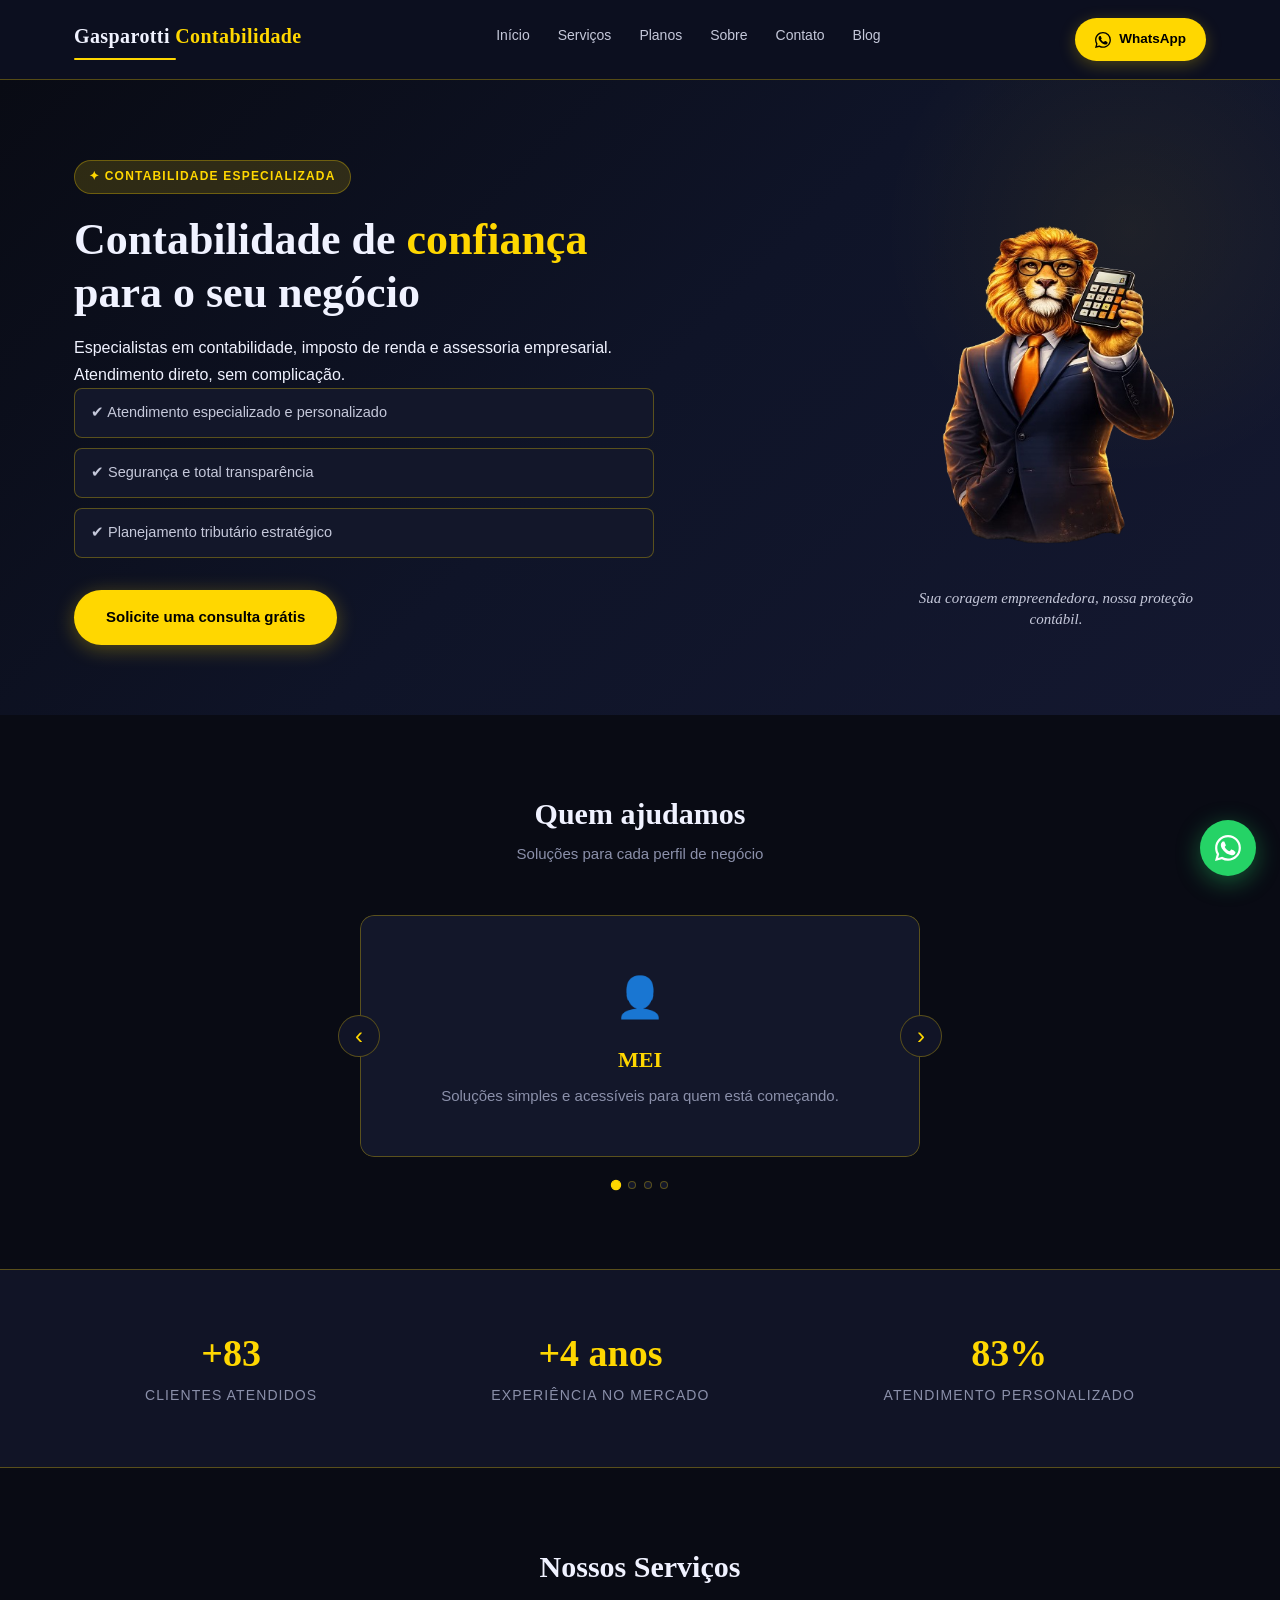
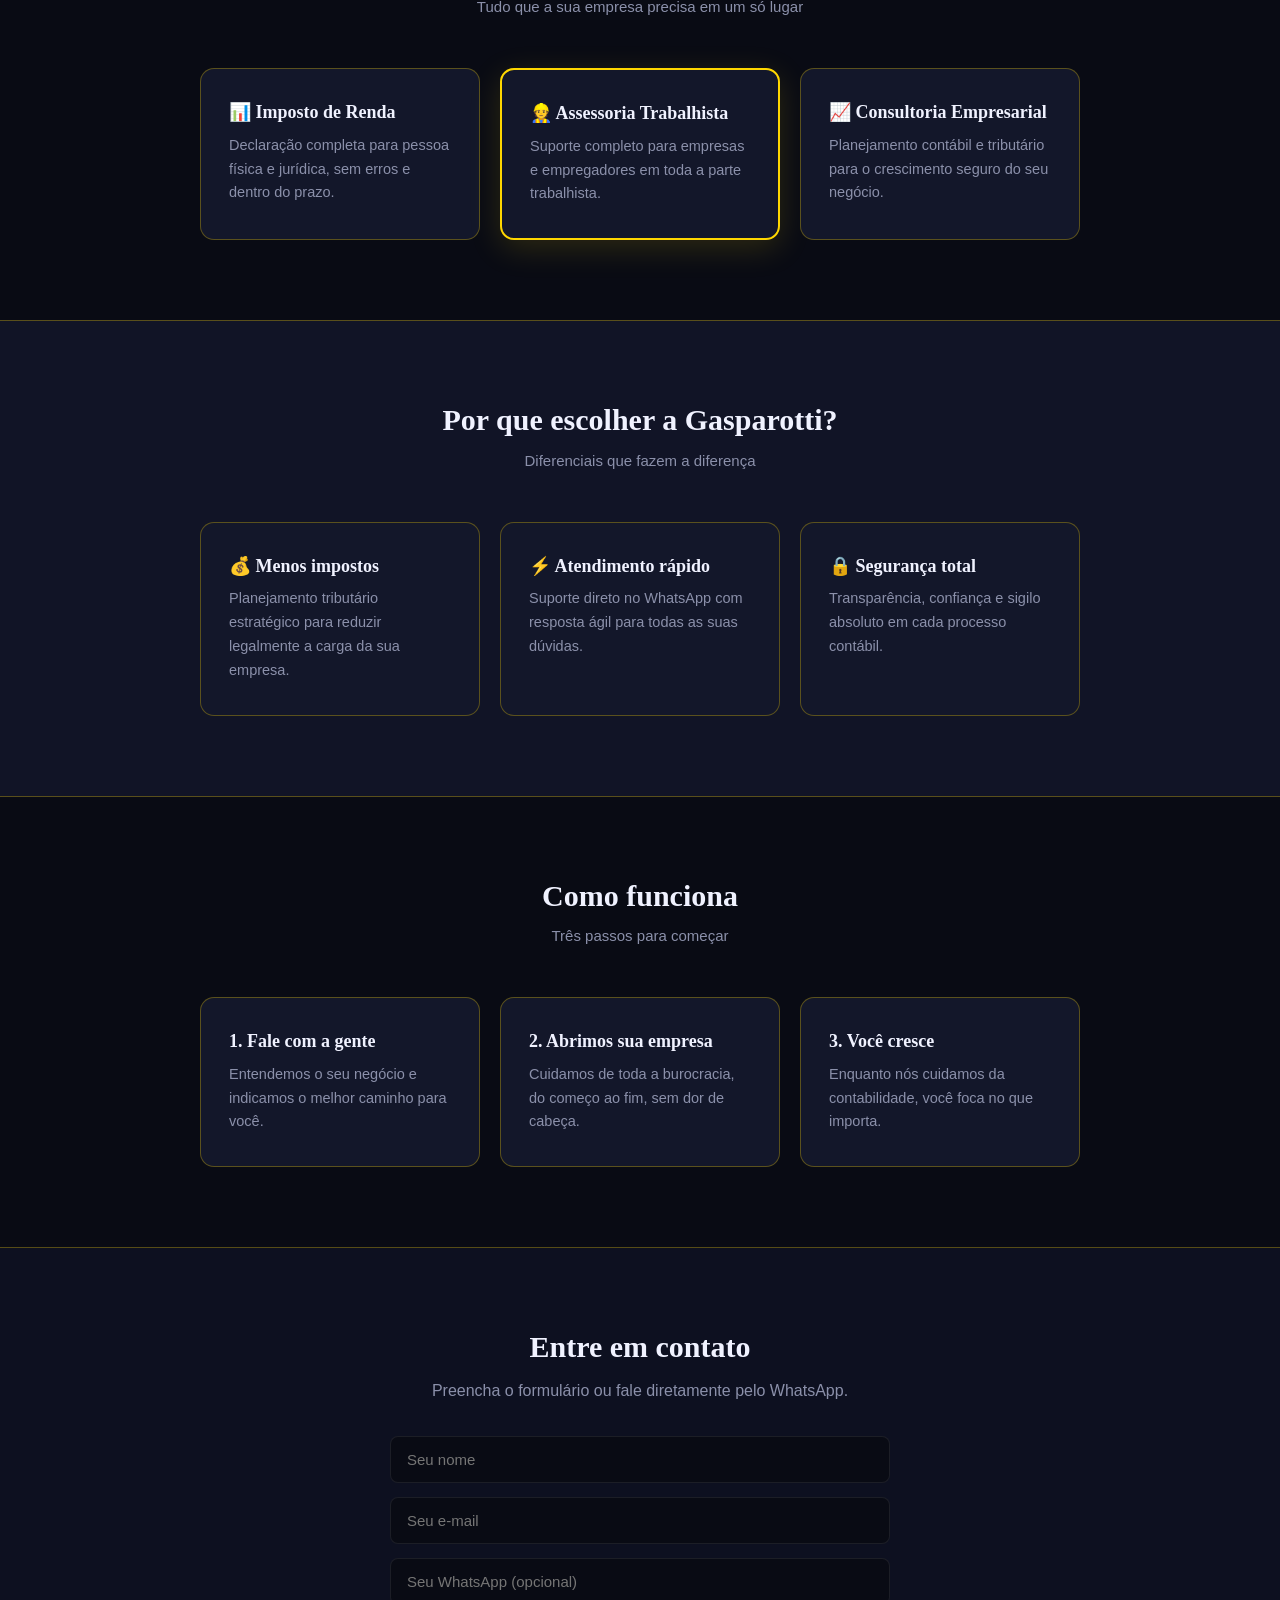
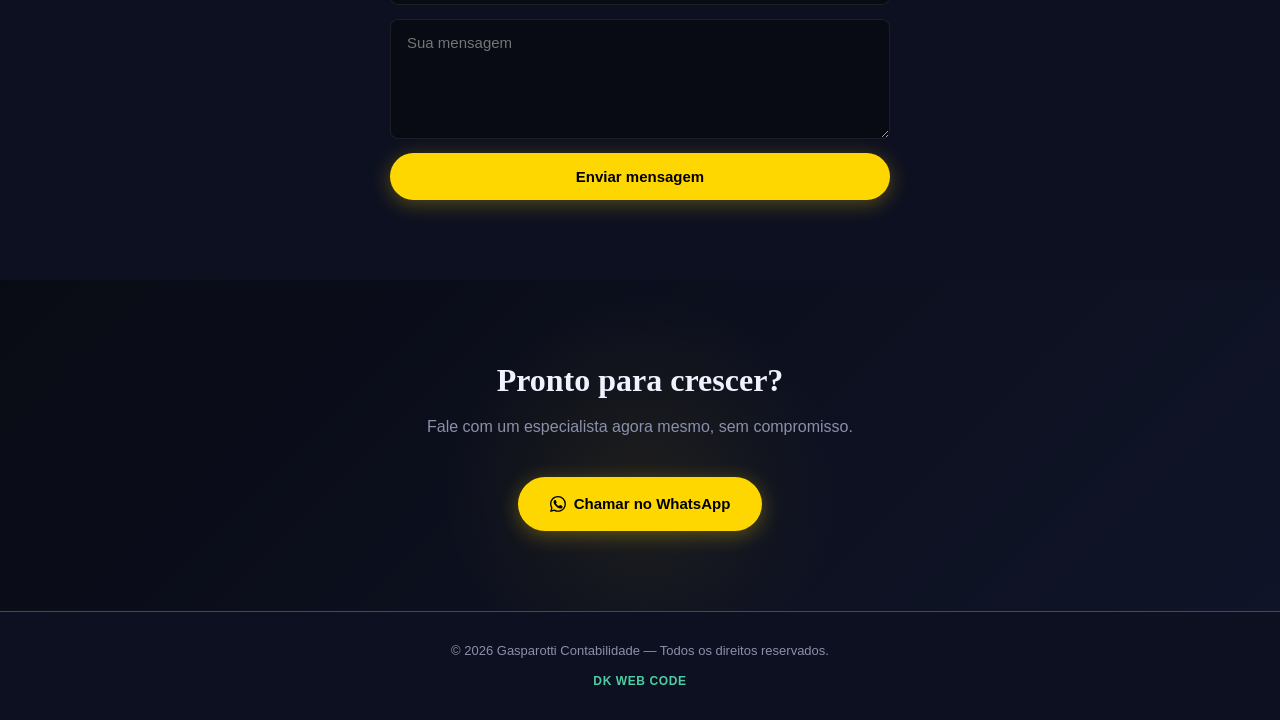
<file: index.html>
<!DOCTYPE html>
<html lang="pt-br">
<head>
  <meta charset="UTF-8">
  <meta name="viewport" content="width=device-width, initial-scale=1.0">
  <meta name="description" content="Gasparotti Contabilidade — Especialistas em abertura de empresa, imposto de renda, contabilidade mensal e assessoria empresarial. Atendimento via WhatsApp.">
  <meta name="keywords" content="contabilidade, abertura de empresa, imposto de renda, BPO financeiro, assessoria empresarial, MEI, Gasparotti">
  <meta name="robots" content="index, follow">
  <meta property="og:title" content="Gasparotti Contabilidade">
  <meta property="og:description" content="Contabilidade de confiança para o seu negócio crescer.">
  <meta property="og:type" content="website">
  <title>Gasparotti Contabilidade</title>
  <link rel="stylesheet" href="style.css">
  <link rel="preconnect" href="https://fonts.googleapis.com">
  <link rel="preconnect" href="https://fonts.gstatic.com" crossorigin>
</head>

<body>

<!-- ── HEADER ─────────────────────────────── -->
<header class="header">
  <div class="container">

    <div class="logo">
      <a href="index.html">Gasparotti <span>Contabilidade</span></a>
    </div>

    <nav class="nav" aria-label="Menu principal">
      <ul class="menu">
        <li><a href="index.html">Início</a></li>

        <li>
          <a href="#">Serviços</a>
          <ul class="submenu">
            <li><a href="#">Abertura de empresas</a></li>
            <li><a href="#">Contabilidade mensal</a></li>
            <li><a href="#">BPO financeiro</a></li>
            <li><a href="#">Regularização de empresa</a></li>
            <li><a href="#">Imposto de renda</a></li>
          </ul>
        </li>

        <li>
          <a href="planos.html">Planos</a>
          <ul class="submenu">
            <li><a href="planos.html">Resumo dos planos</a></li>
            <li><a href="planos.html">Abra sua empresa</a></li>
            <li><a href="https://wa.me/5516988296452" target="_blank">Proposta gratuita</a></li>
          </ul>
        </li>

        <li><a href="#">Sobre</a></li>
        <li><a href="#">Contato</a></li>

        <li>
          <a href="blog.html">Blog</a>
          <ul class="submenu">
            <li><a href="#">Dicas Contábeis</a></li>
            <li><a href="#">Informações Importantes</a></li>
            <li><a href="#">PF ou PJ?</a></li>
          </ul>
        </li>
      </ul>
    </nav>

    <a href="https://wa.me/5516988296452" target="_blank" rel="noopener" class="btn-whatsapp">
      <svg class="icon-whatsapp" viewBox="0 0 16 16" aria-hidden="true"><path d="M13.601 2.326A7.854 7.854 0 0 0 7.994 0C3.627 0 .068 3.558.064 7.926c0 1.399.366 2.76 1.057 3.965L0 16l4.204-1.102a7.933 7.933 0 0 0 3.79.965h.004c4.368 0 7.926-3.558 7.93-7.93a7.898 7.898 0 0 0-2.327-5.607zM7.994 14.521a6.573 6.573 0 0 1-3.356-.92l-.24-.144-2.494.654.666-2.433-.156-.251a6.56 6.56 0 0 1-1.007-3.495c0-3.626 2.957-6.584 6.591-6.584a6.56 6.56 0 0 1 4.66 1.931 6.557 6.557 0 0 1 1.928 4.66c-.004 3.639-2.961 6.585-6.592 6.585zm3.615-4.934c-.197-.099-1.17-.578-1.353-.646-.182-.065-.315-.099-.445.099-.133.197-.513.646-.627.775-.114.133-.232.148-.43.05-.197-.1-.836-.308-1.592-.985-.59-.525-.985-1.175-1.103-1.372-.114-.198-.011-.304.084-.404.084-.082.198-.214.296-.323.1-.11.131-.198.197-.33.066-.134.034-.234-.022-.334-.055-.1-.499-1.202-.681-1.652-.183-.448-.366-.387-.5-.394-.133-.005-.286-.005-.438-.005-.15 0-.398.057-.605.288-.21.231-.799.78-.799 1.902 0 1.121.815 2.205.93 2.356.114.151 1.557 2.405 3.778 3.276 2.22.872 2.22.583 2.62.546.398-.038 1.296-.531 1.479-1.044.182-.513.182-.953.13-1.044-.052-.09-.196-.144-.41-.247z"/></svg>
      WhatsApp
    </a>

    <button class="hamburger" aria-label="Abrir menu" aria-expanded="false">
      <span></span><span></span><span></span>
    </button>

  </div>
</header>

<!-- MENU MOBILE -->
<nav class="mobile-nav" aria-label="Menu mobile">
  <button class="close-btn" aria-label="Fechar menu">✕</button>
  <a href="index.html">Início</a>
  <a href="#">Abertura de Empresas</a>
  <a href="#">Contabilidade Mensal</a>
  <a href="#">BPO Financeiro</a>
  <a href="#">Imposto de Renda</a>
  <a href="planos.html">Planos</a>
  <a href="#">Sobre</a>
  <a href="#">Contato</a>
  <a href="blog.html">Blog</a>
  <a href="https://wa.me/5516988296452" target="_blank" rel="noopener" class="mobile-whatsapp"><svg class="icon-whatsapp" viewBox="0 0 16 16" aria-hidden="true"><path d="M13.601 2.326A7.854 7.854 0 0 0 7.994 0C3.627 0 .068 3.558.064 7.926c0 1.399.366 2.76 1.057 3.965L0 16l4.204-1.102a7.933 7.933 0 0 0 3.79.965h.004c4.368 0 7.926-3.558 7.93-7.93a7.898 7.898 0 0 0-2.327-5.607zM7.994 14.521a6.573 6.573 0 0 1-3.356-.92l-.24-.144-2.494.654.666-2.433-.156-.251a6.56 6.56 0 0 1-1.007-3.495c0-3.626 2.957-6.584 6.591-6.584a6.56 6.56 0 0 1 4.66 1.931 6.557 6.557 0 0 1 1.928 4.66c-.004 3.639-2.961 6.585-6.592 6.585zm3.615-4.934c-.197-.099-1.17-.578-1.353-.646-.182-.065-.315-.099-.445.099-.133.197-.513.646-.627.775-.114.133-.232.148-.43.05-.197-.1-.836-.308-1.592-.985-.59-.525-.985-1.175-1.103-1.372-.114-.198-.011-.304.084-.404.084-.082.198-.214.296-.323.1-.11.131-.198.197-.33.066-.134.034-.234-.022-.334-.055-.1-.499-1.202-.681-1.652-.183-.448-.366-.387-.5-.394-.133-.005-.286-.005-.438-.005-.15 0-.398.057-.605.288-.21.231-.799.78-.799 1.902 0 1.121.815 2.205.93 2.356.114.151 1.557 2.405 3.778 3.276 2.22.872 2.22.583 2.62.546.398-.038 1.296-.531 1.479-1.044.182-.513.182-.953.13-1.044-.052-.09-.196-.144-.41-.247z"/></svg> Falar no WhatsApp</a>
</nav>


<!-- ── HERO ───────────────────────────────── -->
<section class="hero">
  <div class="container hero-content">

    <div class="hero-text fade-up">
      <span class="hero-badge">✦ Contabilidade especializada</span>
      <h1>Contabilidade de <em>confiança</em> para o seu negócio</h1>
      <p>Especialistas em contabilidade, imposto de renda e assessoria empresarial. Atendimento direto, sem complicação.</p>

      <ul class="benefits">
        <li>✔ Atendimento especializado e personalizado</li>
        <li>✔ Segurança e total transparência</li>
        <li>✔ Planejamento tributário estratégico</li>
      </ul>

      <a href="https://wa.me/5516988296452" target="_blank" rel="noopener" class="btn-primary">
        Solicite uma consulta grátis
      </a>
    </div>

    <div class="hero-image fade-up">
      <img src="imagens/leao.png" alt="Leão contador Gasparotti" width="400" height="400" loading="eager">
      <p class="hero-caption">Sua coragem empreendedora, nossa proteção contábil.</p>
    </div>

  </div>
</section>


<!-- ── QUEM AJUDAMOS ──────────────────────── -->
<section class="carousel-section">
  <div class="container">

    <div class="section-header fade-up">
      <h2>Quem ajudamos</h2>
      <p>Soluções para cada perfil de negócio</p>
    </div>

    <div class="carousel-wrap">
      <div class="carousel">
        <div class="carousel-track">

          <div class="carousel-card">
            <span class="icon">👤</span>
            <h3>MEI</h3>
            <p>Soluções simples e acessíveis para quem está começando.</p>
          </div>

          <div class="carousel-card">
            <span class="icon">🏢</span>
            <h3>Pequenas Empresas</h3>
            <p>Gestão contábil completa para crescer com segurança.</p>
          </div>

          <div class="carousel-card">
            <span class="icon">💼</span>
            <h3>Prestadores de Serviço</h3>
            <p>Pague menos impostos legalmente e com tranquilidade.</p>
          </div>

          <div class="carousel-card">
            <span class="icon">🛒</span>
            <h3>Comércio</h3>
            <p>Controle financeiro eficiente para seu negócio prosperar.</p>
          </div>

        </div>
      </div>

      <button class="carousel-btn prev" aria-label="Anterior">‹</button>
      <button class="carousel-btn next" aria-label="Próximo">›</button>
    </div>

    <div class="carousel-dots"></div>

  </div>
</section>


<!-- ── NÚMEROS ────────────────────────────── -->
<section class="numbers">
  <div class="container numbers-grid">
    <div class="stat fade-up">
      <h2 data-target="100" data-prefix="+" data-suffix="">+100</h2>
      <p>Clientes atendidos</p>
    </div>
    <div class="stat fade-up">
      <h2 data-target="5" data-prefix="+" data-suffix=" anos">+5 anos</h2>
      <p>Experiência no mercado</p>
    </div>
    <div class="stat fade-up">
      <h2 data-target="100" data-suffix="%">100%</h2>
      <p>Atendimento personalizado</p>
    </div>
  </div>
</section>


<!-- ── SERVIÇOS ───────────────────────────── -->
<section class="services">
  <div class="container">

    <div class="section-header fade-up">
      <h2>Nossos Serviços</h2>
      <p>Tudo que a sua empresa precisa em um só lugar</p>
    </div>

    <div class="cards highlight-mid">
      <div class="card fade-up">
        <h3>📊 Imposto de Renda</h3>
        <p>Declaração completa para pessoa física e jurídica, sem erros e dentro do prazo.</p>
      </div>
      <div class="card fade-up">
        <h3>👷 Assessoria Trabalhista</h3>
        <p>Suporte completo para empresas e empregadores em toda a parte trabalhista.</p>
      </div>
      <div class="card fade-up">
        <h3>📈 Consultoria Empresarial</h3>
        <p>Planejamento contábil e tributário para o crescimento seguro do seu negócio.</p>
      </div>
    </div>

  </div>
</section>


<!-- ── POR QUE ESCOLHER ───────────────────── -->
<section class="services" style="background: var(--dark-3); border-top:1px solid var(--primary-border); border-bottom:1px solid var(--primary-border);">
  <div class="container">

    <div class="section-header fade-up">
      <h2>Por que escolher a Gasparotti?</h2>
      <p>Diferenciais que fazem a diferença</p>
    </div>

    <div class="cards">
      <div class="card fade-up">
        <h3>💰 Menos impostos</h3>
        <p>Planejamento tributário estratégico para reduzir legalmente a carga da sua empresa.</p>
      </div>
      <div class="card fade-up">
        <h3>⚡ Atendimento rápido</h3>
        <p>Suporte direto no WhatsApp com resposta ágil para todas as suas dúvidas.</p>
      </div>
      <div class="card fade-up">
        <h3>🔒 Segurança total</h3>
        <p>Transparência, confiança e sigilo absoluto em cada processo contábil.</p>
      </div>
    </div>

  </div>
</section>


<!-- ── COMO FUNCIONA ──────────────────────── -->
<section class="services">
  <div class="container">

    <div class="section-header fade-up">
      <h2>Como funciona</h2>
      <p>Três passos para começar</p>
    </div>

    <div class="cards">
      <div class="card fade-up">
        <h3>1. Fale com a gente</h3>
        <p>Entendemos o seu negócio e indicamos o melhor caminho para você.</p>
      </div>
      <div class="card fade-up">
        <h3>2. Abrimos sua empresa</h3>
        <p>Cuidamos de toda a burocracia, do começo ao fim, sem dor de cabeça.</p>
      </div>
      <div class="card fade-up">
        <h3>3. Você cresce</h3>
        <p>Enquanto nós cuidamos da contabilidade, você foca no que importa.</p>
      </div>
    </div>

  </div>
</section>


<!-- ── CONTATO ────────────────────────────── -->
<section class="contact" id="contato">
  <div class="container">

    <h2 class="fade-up">Entre em contato</h2>
    <p class="fade-up">Preencha o formulário ou fale diretamente pelo WhatsApp.</p>

    <form class="form fade-up" novalidate>
      <input type="text" placeholder="Seu nome" required autocomplete="name">
      <input type="email" placeholder="Seu e-mail" required autocomplete="email">
      <input type="tel" placeholder="Seu WhatsApp (opcional)" autocomplete="tel">
      <textarea rows="4" placeholder="Sua mensagem"></textarea>
      <button type="submit">Enviar mensagem</button>
    </form>

  </div>
</section>


<!-- ── CTA FINAL ──────────────────────────── -->
<section class="cta-section">
  <div class="container fade-up">
    <h2>Pronto para crescer?</h2>
    <p>Fale com um especialista agora mesmo, sem compromisso.</p>
    <a href="https://wa.me/5516988296452" target="_blank" rel="noopener" class="btn-primary">
      <svg class="icon-whatsapp" viewBox="0 0 16 16" aria-hidden="true"><path d="M13.601 2.326A7.854 7.854 0 0 0 7.994 0C3.627 0 .068 3.558.064 7.926c0 1.399.366 2.76 1.057 3.965L0 16l4.204-1.102a7.933 7.933 0 0 0 3.79.965h.004c4.368 0 7.926-3.558 7.93-7.93a7.898 7.898 0 0 0-2.327-5.607zM7.994 14.521a6.573 6.573 0 0 1-3.356-.92l-.24-.144-2.494.654.666-2.433-.156-.251a6.56 6.56 0 0 1-1.007-3.495c0-3.626 2.957-6.584 6.591-6.584a6.56 6.56 0 0 1 4.66 1.931 6.557 6.557 0 0 1 1.928 4.66c-.004 3.639-2.961 6.585-6.592 6.585zm3.615-4.934c-.197-.099-1.17-.578-1.353-.646-.182-.065-.315-.099-.445.099-.133.197-.513.646-.627.775-.114.133-.232.148-.43.05-.197-.1-.836-.308-1.592-.985-.59-.525-.985-1.175-1.103-1.372-.114-.198-.011-.304.084-.404.084-.082.198-.214.296-.323.1-.11.131-.198.197-.33.066-.134.034-.234-.022-.334-.055-.1-.499-1.202-.681-1.652-.183-.448-.366-.387-.5-.394-.133-.005-.286-.005-.438-.005-.15 0-.398.057-.605.288-.21.231-.799.78-.799 1.902 0 1.121.815 2.205.93 2.356.114.151 1.557 2.405 3.778 3.276 2.22.872 2.22.583 2.62.546.398-.038 1.296-.531 1.479-1.044.182-.513.182-.953.13-1.044-.052-.09-.196-.144-.41-.247z"/></svg>
      Chamar no WhatsApp
    </a>
  </div>
</section>


<!-- BOTÃO FLUTUANTE -->
<a href="https://wa.me/5516988296452" class="floating-whatsapp" target="_blank" rel="noopener" aria-label="Falar no WhatsApp">
  <svg class="icon-whatsapp" viewBox="0 0 16 16" aria-hidden="true"><path d="M13.601 2.326A7.854 7.854 0 0 0 7.994 0C3.627 0 .068 3.558.064 7.926c0 1.399.366 2.76 1.057 3.965L0 16l4.204-1.102a7.933 7.933 0 0 0 3.79.965h.004c4.368 0 7.926-3.558 7.93-7.93a7.898 7.898 0 0 0-2.327-5.607zM7.994 14.521a6.573 6.573 0 0 1-3.356-.92l-.24-.144-2.494.654.666-2.433-.156-.251a6.56 6.56 0 0 1-1.007-3.495c0-3.626 2.957-6.584 6.591-6.584a6.56 6.56 0 0 1 4.66 1.931 6.557 6.557 0 0 1 1.928 4.66c-.004 3.639-2.961 6.585-6.592 6.585zm3.615-4.934c-.197-.099-1.17-.578-1.353-.646-.182-.065-.315-.099-.445.099-.133.197-.513.646-.627.775-.114.133-.232.148-.43.05-.197-.1-.836-.308-1.592-.985-.59-.525-.985-1.175-1.103-1.372-.114-.198-.011-.304.084-.404.084-.082.198-.214.296-.323.1-.11.131-.198.197-.33.066-.134.034-.234-.022-.334-.055-.1-.499-1.202-.681-1.652-.183-.448-.366-.387-.5-.394-.133-.005-.286-.005-.438-.005-.15 0-.398.057-.605.288-.21.231-.799.78-.799 1.902 0 1.121.815 2.205.93 2.356.114.151 1.557 2.405 3.778 3.276 2.22.872 2.22.583 2.62.546.398-.038 1.296-.531 1.479-1.044.182-.513.182-.953.13-1.044-.052-.09-.196-.144-.41-.247z"/></svg>
</a>


<footer>
  <p>© 2026 Gasparotti Contabilidade — Todos os direitos reservados.</p>
  <div class="dk">
    <a href="https://dkwebcode.com.br" target="_blank" rel="noopener">DK WEB CODE</a>
  </div>
</footer>

<script src="script.js"></script>
</body>
</html>
</file>
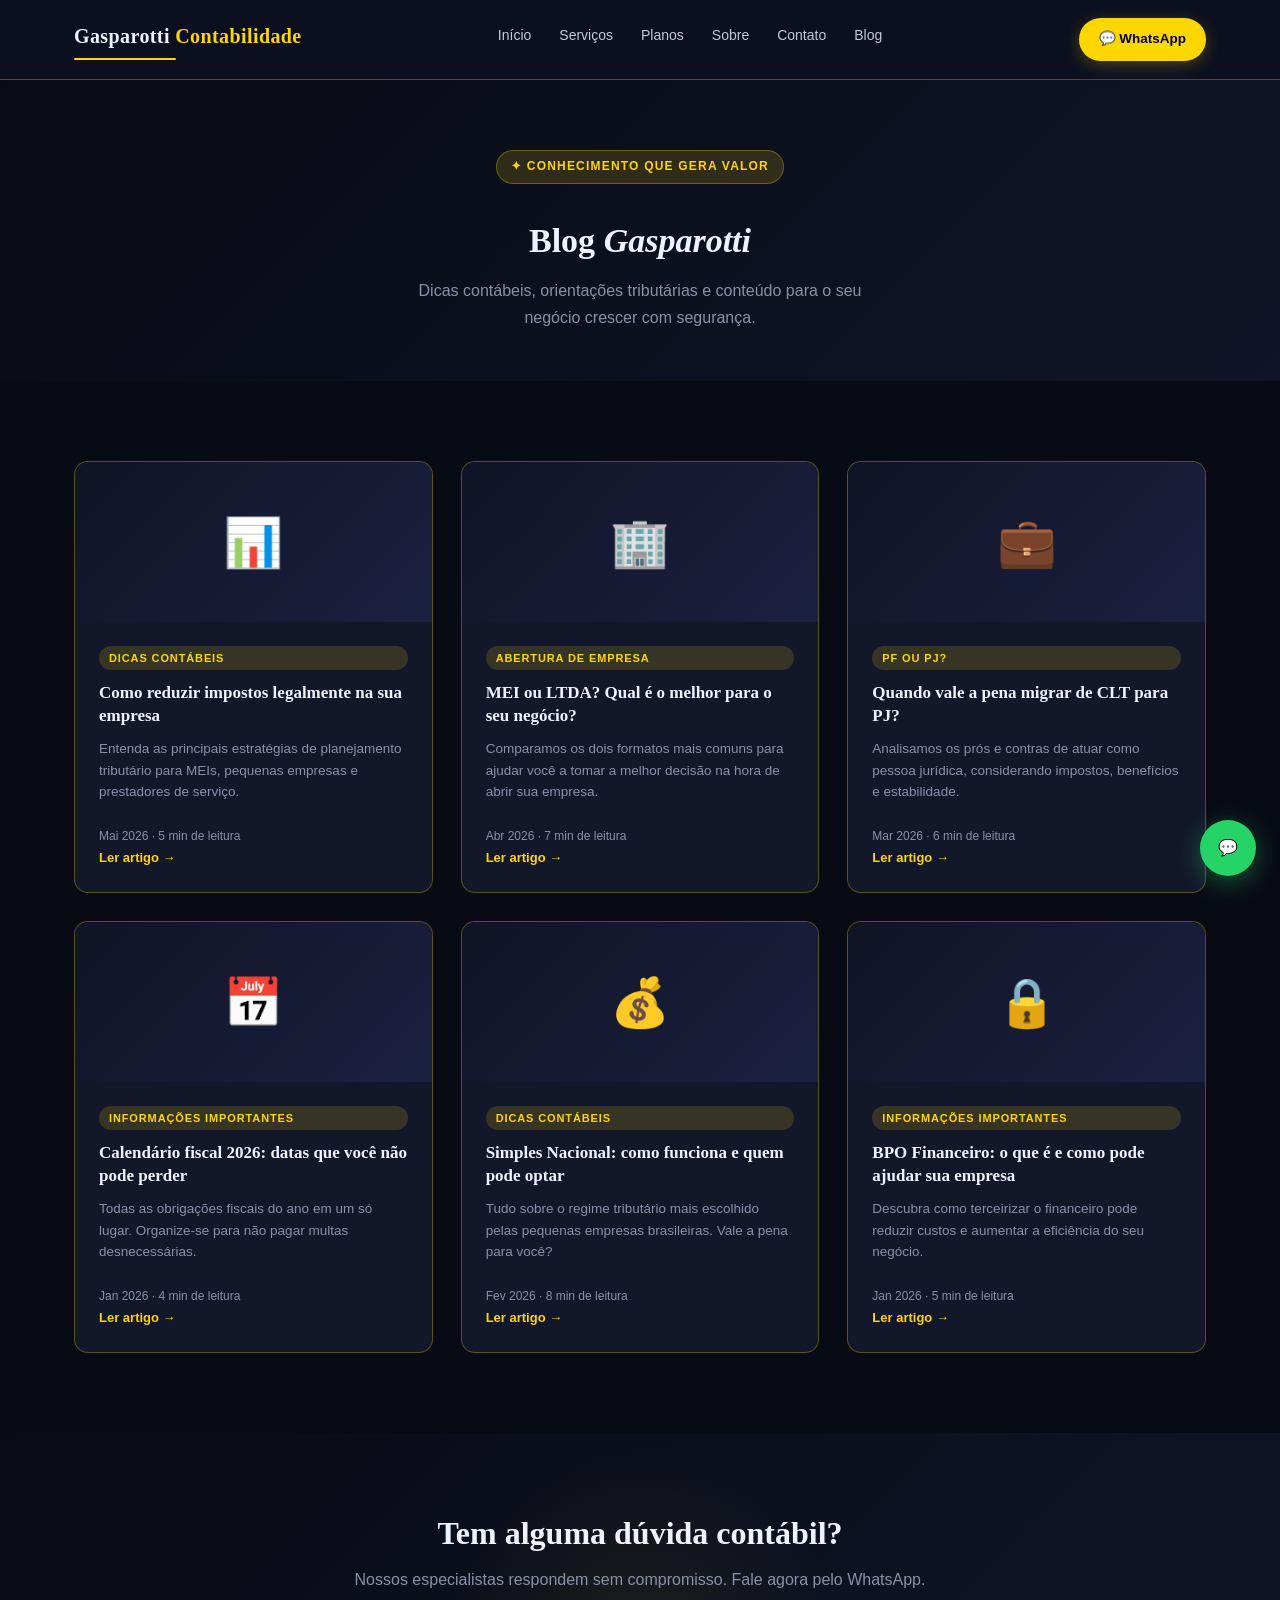
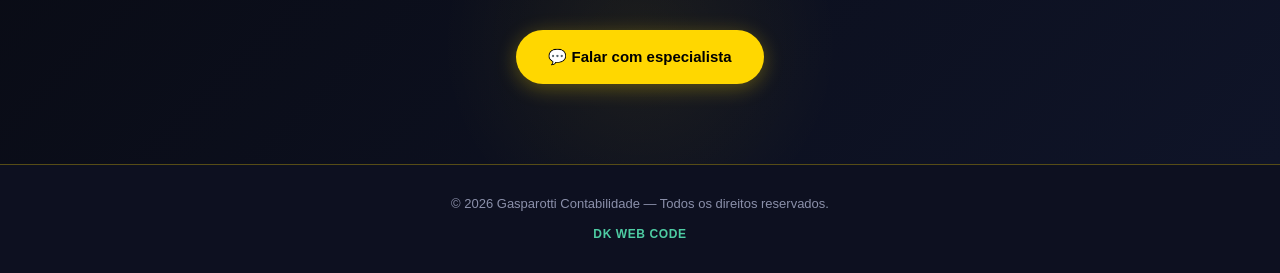
<file: blog.html>
<!DOCTYPE html>
<html lang="pt-br">
<head>
  <meta charset="UTF-8">
  <meta name="viewport" content="width=device-width, initial-scale=1.0">
  <meta name="description" content="Blog da Gasparotti Contabilidade — Dicas contábeis, informações importantes e orientações para o seu negócio.">
  <meta name="robots" content="index, follow">
  <title>Blog — Gasparotti Contabilidade</title>
  <link rel="stylesheet" href="style.css">
  <link rel="preconnect" href="https://fonts.googleapis.com">
  <link rel="preconnect" href="https://fonts.gstatic.com" crossorigin>
  <style>
    /* ESTILOS ESPECÍFICOS DO BLOG */
    .blog-hero {
      padding: 70px 0 50px;
      background: linear-gradient(135deg, var(--dark) 0%, #0f1428 100%);
      text-align: center;
    }

    .blog-grid {
      padding: 80px 0;
    }

    .posts-grid {
      display: grid;
      grid-template-columns: 1fr;
      gap: 28px;
    }

    @media (min-width: 640px) {
      .posts-grid { grid-template-columns: repeat(2, 1fr); }
    }

    @media (min-width: 1024px) {
      .posts-grid { grid-template-columns: repeat(3, 1fr); }
    }

    .post-card {
      background: var(--card);
      border: 1px solid var(--primary-border);
      border-radius: var(--radius);
      overflow: hidden;
      transition: var(--transition);
      display: flex;
      flex-direction: column;
    }

    .post-card:hover {
      transform: translateY(-6px);
      border-color: var(--primary);
      box-shadow: var(--shadow-gold);
    }

    .post-thumb {
      background: linear-gradient(135deg, var(--dark-3) 0%, #1a2040 100%);
      height: 160px;
      display: flex;
      align-items: center;
      justify-content: center;
      font-size: 48px;
    }

    .post-body {
      padding: 24px;
      flex: 1;
      display: flex;
      flex-direction: column;
    }

    .post-tag {
      display: inline-block;
      background: var(--primary-dim);
      color: var(--primary);
      font-size: 11px;
      font-weight: 700;
      text-transform: uppercase;
      letter-spacing: 0.08em;
      padding: 3px 10px;
      border-radius: 20px;
      margin-bottom: 12px;
    }

    .post-body h3 {
      font-size: 17px;
      margin-bottom: 10px;
      color: var(--text);
      line-height: 1.35;
    }

    .post-body p {
      color: var(--text-muted);
      font-size: 13.5px;
      line-height: 1.6;
      flex: 1;
      margin-bottom: 20px;
    }

    .post-link {
      color: var(--primary);
      font-size: 13px;
      font-weight: 600;
      display: inline-flex;
      align-items: center;
      gap: 6px;
      transition: var(--transition);
    }

    .post-link:hover { gap: 10px; }

    .post-meta {
      font-size: 12px;
      color: var(--text-muted);
      margin-top: 4px;
    }
  </style>
</head>
<body>

<!-- ── HEADER ─────────────────────────────── -->
<header class="header">
  <div class="container">

    <div class="logo">
      <a href="index.html">Gasparotti <span>Contabilidade</span></a>
    </div>

    <nav class="nav" aria-label="Menu principal">
      <ul class="menu">
        <li><a href="index.html">Início</a></li>

        <li>
          <a href="#">Serviços</a>
          <ul class="submenu">
            <li><a href="#">Abertura de empresas</a></li>
            <li><a href="#">Contabilidade mensal</a></li>
            <li><a href="#">BPO financeiro</a></li>
            <li><a href="#">Regularização de empresa</a></li>
            <li><a href="#">Imposto de renda</a></li>
          </ul>
        </li>

        <li>
          <a href="planos.html">Planos</a>
          <ul class="submenu">
            <li><a href="planos.html">Resumo dos planos</a></li>
            <li><a href="planos.html">Abra sua empresa</a></li>
            <li><a href="https://wa.me/5516988296452" target="_blank">Proposta gratuita</a></li>
          </ul>
        </li>

        <li><a href="#">Sobre</a></li>
        <li><a href="index.html#contato">Contato</a></li>

        <li>
          <a href="blog.html">Blog</a>
          <ul class="submenu">
            <li><a href="#">Dicas Contábeis</a></li>
            <li><a href="#">Informações Importantes</a></li>
            <li><a href="#">PF ou PJ?</a></li>
          </ul>
        </li>
      </ul>
    </nav>

    <a href="https://wa.me/5516988296452" target="_blank" rel="noopener" class="btn-whatsapp">
      💬 WhatsApp
    </a>

    <button class="hamburger" aria-label="Abrir menu" aria-expanded="false">
      <span></span><span></span><span></span>
    </button>

  </div>
</header>

<!-- MENU MOBILE -->
<nav class="mobile-nav" aria-label="Menu mobile">
  <button class="close-btn" aria-label="Fechar menu">✕</button>
  <a href="index.html">Início</a>
  <a href="#">Abertura de Empresas</a>
  <a href="#">Contabilidade Mensal</a>
  <a href="#">BPO Financeiro</a>
  <a href="#">Imposto de Renda</a>
  <a href="planos.html">Planos</a>
  <a href="#">Sobre</a>
  <a href="index.html#contato">Contato</a>
  <a href="blog.html">Blog</a>
  <a href="https://wa.me/5516988296452" target="_blank" rel="noopener" class="mobile-whatsapp">💬 Falar no WhatsApp</a>
</nav>


<!-- ── HERO BLOG ──────────────────────────── -->
<section class="blog-hero">
  <div class="container">
    <span class="hero-badge fade-up">✦ Conhecimento que gera valor</span>
    <h1 class="fade-up" style="font-size:34px; margin: 16px auto; max-width:560px;">
      Blog <em>Gasparotti</em>
    </h1>
    <p class="fade-up" style="color:var(--text-muted); max-width:480px; margin: 0 auto; font-size:16px;">
      Dicas contábeis, orientações tributárias e conteúdo para o seu negócio crescer com segurança.
    </p>
  </div>
</section>


<!-- ── POSTS ──────────────────────────────── -->
<section class="blog-grid">
  <div class="container">

    <div class="posts-grid">

      <article class="post-card fade-up">
        <div class="post-thumb">📊</div>
        <div class="post-body">
          <span class="post-tag">Dicas Contábeis</span>
          <h3>Como reduzir impostos legalmente na sua empresa</h3>
          <p>Entenda as principais estratégias de planejamento tributário para MEIs, pequenas empresas e prestadores de serviço.</p>
          <span class="post-meta">Mai 2026 · 5 min de leitura</span>
          <a href="#" class="post-link">Ler artigo →</a>
        </div>
      </article>

      <article class="post-card fade-up">
        <div class="post-thumb">🏢</div>
        <div class="post-body">
          <span class="post-tag">Abertura de Empresa</span>
          <h3>MEI ou LTDA? Qual é o melhor para o seu negócio?</h3>
          <p>Comparamos os dois formatos mais comuns para ajudar você a tomar a melhor decisão na hora de abrir sua empresa.</p>
          <span class="post-meta">Abr 2026 · 7 min de leitura</span>
          <a href="#" class="post-link">Ler artigo →</a>
        </div>
      </article>

      <article class="post-card fade-up">
        <div class="post-thumb">💼</div>
        <div class="post-body">
          <span class="post-tag">PF ou PJ?</span>
          <h3>Quando vale a pena migrar de CLT para PJ?</h3>
          <p>Analisamos os prós e contras de atuar como pessoa jurídica, considerando impostos, benefícios e estabilidade.</p>
          <span class="post-meta">Mar 2026 · 6 min de leitura</span>
          <a href="#" class="post-link">Ler artigo →</a>
        </div>
      </article>

      <article class="post-card fade-up">
        <div class="post-thumb">📅</div>
        <div class="post-body">
          <span class="post-tag">Informações Importantes</span>
          <h3>Calendário fiscal 2026: datas que você não pode perder</h3>
          <p>Todas as obrigações fiscais do ano em um só lugar. Organize-se para não pagar multas desnecessárias.</p>
          <span class="post-meta">Jan 2026 · 4 min de leitura</span>
          <a href="#" class="post-link">Ler artigo →</a>
        </div>
      </article>

      <article class="post-card fade-up">
        <div class="post-thumb">💰</div>
        <div class="post-body">
          <span class="post-tag">Dicas Contábeis</span>
          <h3>Simples Nacional: como funciona e quem pode optar</h3>
          <p>Tudo sobre o regime tributário mais escolhido pelas pequenas empresas brasileiras. Vale a pena para você?</p>
          <span class="post-meta">Fev 2026 · 8 min de leitura</span>
          <a href="#" class="post-link">Ler artigo →</a>
        </div>
      </article>

      <article class="post-card fade-up">
        <div class="post-thumb">🔒</div>
        <div class="post-body">
          <span class="post-tag">Informações Importantes</span>
          <h3>BPO Financeiro: o que é e como pode ajudar sua empresa</h3>
          <p>Descubra como terceirizar o financeiro pode reduzir custos e aumentar a eficiência do seu negócio.</p>
          <span class="post-meta">Jan 2026 · 5 min de leitura</span>
          <a href="#" class="post-link">Ler artigo →</a>
        </div>
      </article>

    </div>

  </div>
</section>


<!-- ── CTA ────────────────────────────────── -->
<section class="cta-section">
  <div class="container fade-up">
    <h2>Tem alguma dúvida contábil?</h2>
    <p>Nossos especialistas respondem sem compromisso. Fale agora pelo WhatsApp.</p>
    <a href="https://wa.me/5516988296452" target="_blank" rel="noopener" class="btn-primary">
      💬 Falar com especialista
    </a>
  </div>
</section>


<!-- BOTÃO FLUTUANTE -->
<a href="https://wa.me/5516988296452" class="floating-whatsapp" target="_blank" rel="noopener" aria-label="Falar no WhatsApp">
  💬
</a>


<footer>
  <p>© 2026 Gasparotti Contabilidade — Todos os direitos reservados.</p>
  <div class="dk">
    <a href="https://dkwebcode.com.br" target="_blank" rel="noopener">DK WEB CODE</a>
  </div>
</footer>

<script src="script.js"></script>
</body>
</html>
</file>
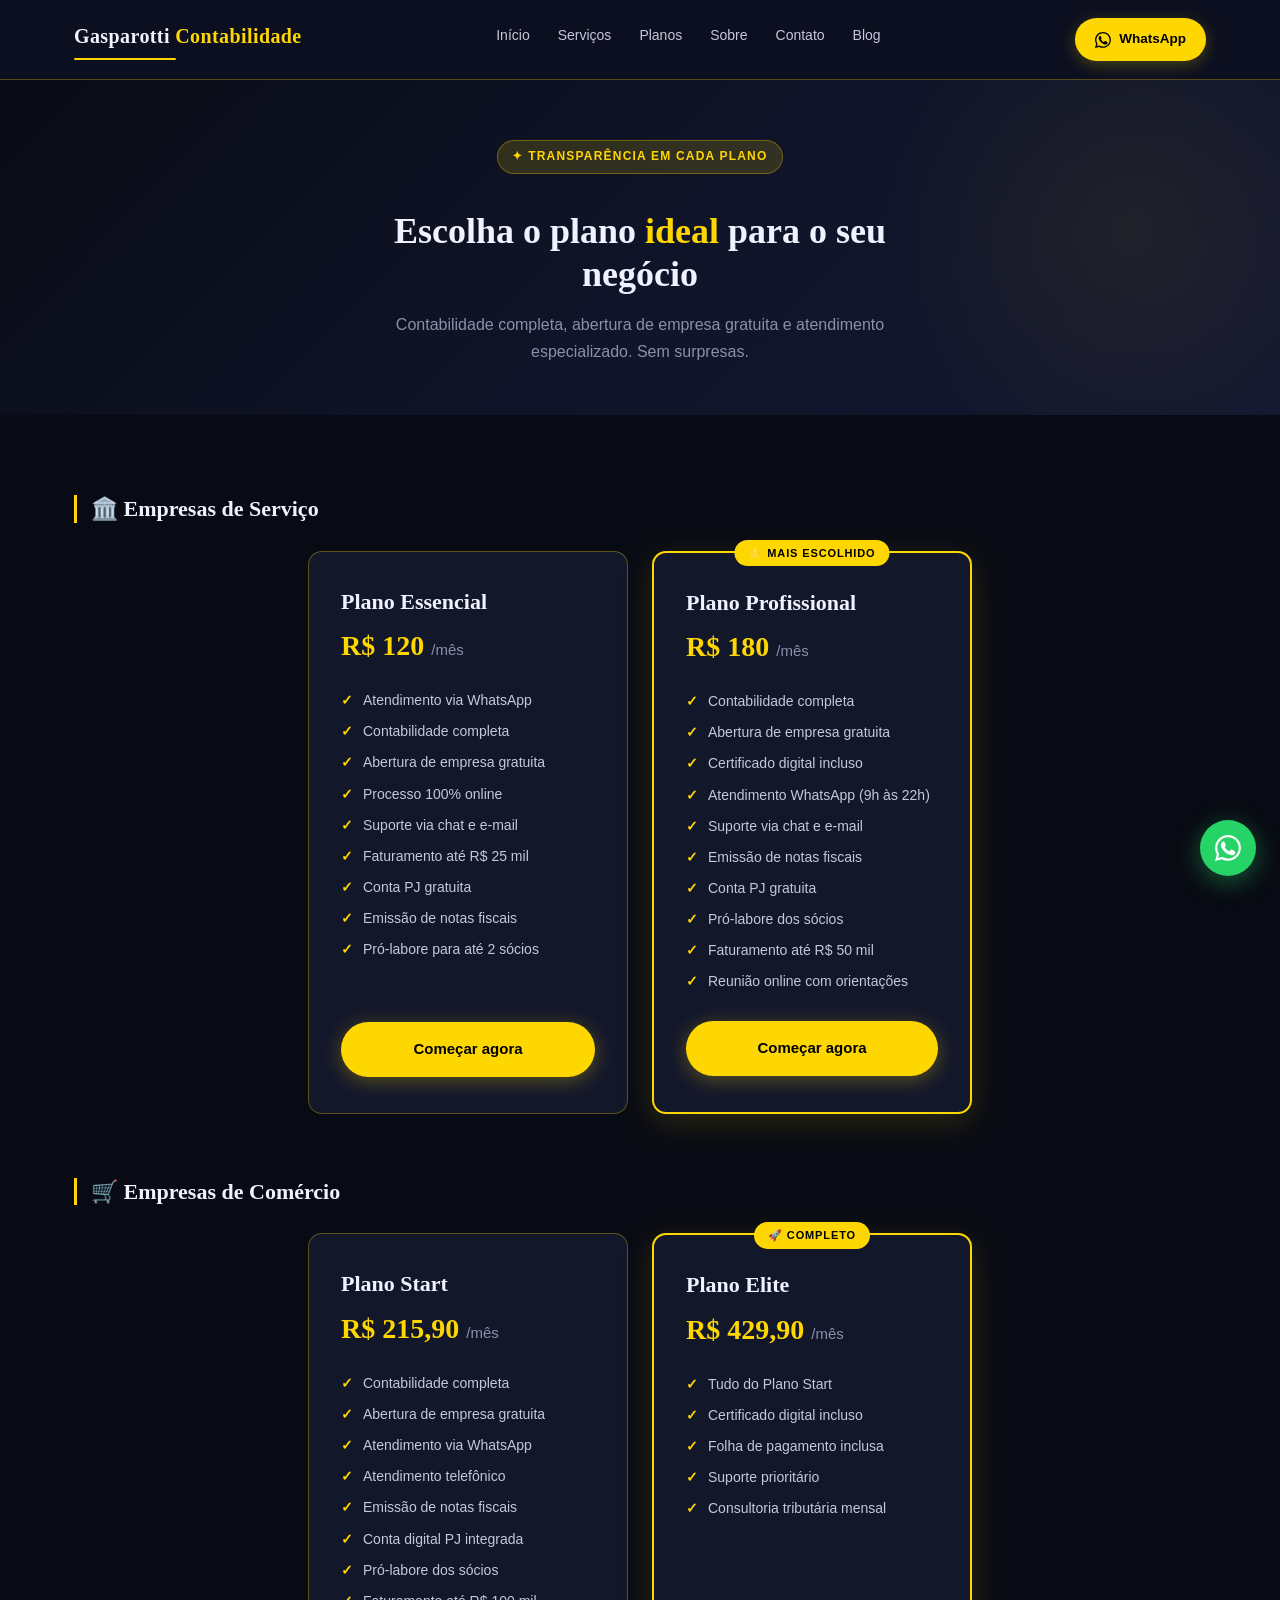
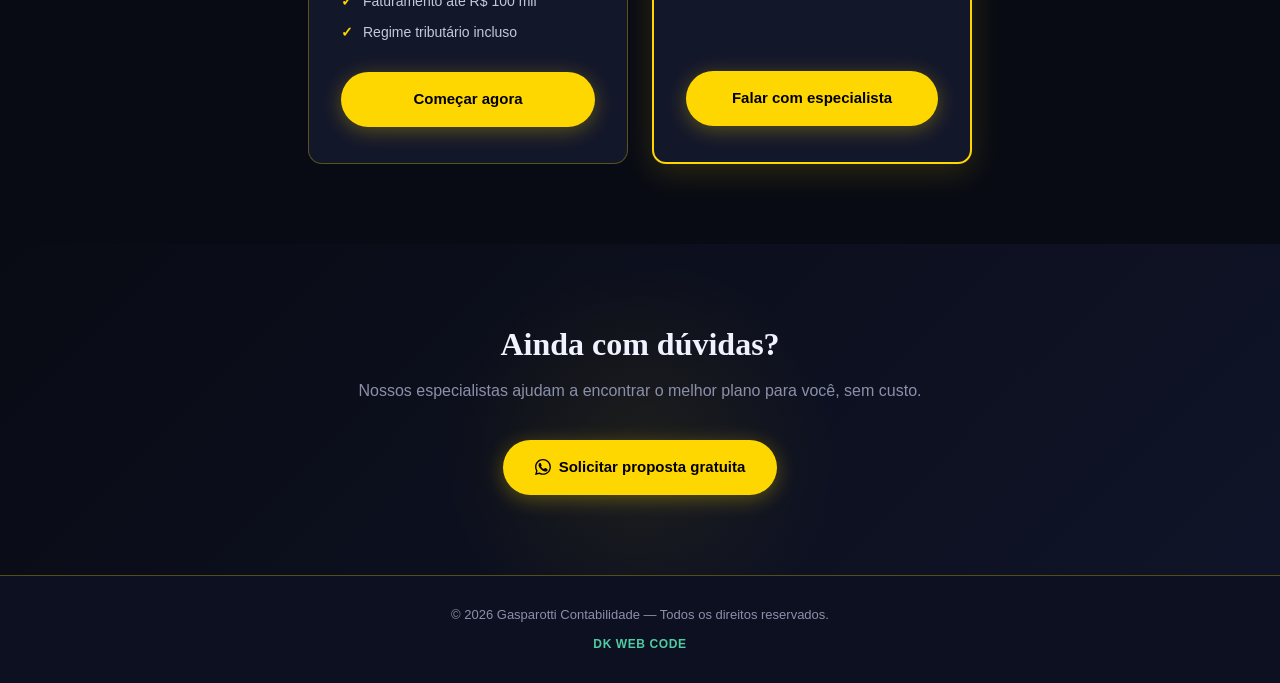
<file: planos.html>
<!DOCTYPE html>
<html lang="pt-br">
<head>
  <meta charset="UTF-8">
  <meta name="viewport" content="width=device-width, initial-scale=1.0">
  <meta name="description" content="Conheça os planos da Gasparotti Contabilidade. Planos para empresas de serviço e comércio, a partir de R$120/mês.">
  <meta name="robots" content="index, follow">
  <title>Planos — Gasparotti Contabilidade</title>
  <link rel="stylesheet" href="style.css">
  <link rel="preconnect" href="https://fonts.googleapis.com">
  <link rel="preconnect" href="https://fonts.gstatic.com" crossorigin>
</head>
<body>

<!-- ── HEADER ─────────────────────────────── -->
<header class="header">
  <div class="container">

    <div class="logo">
      <a href="index.html">Gasparotti <span>Contabilidade</span></a>
    </div>

    <nav class="nav" aria-label="Menu principal">
      <ul class="menu">
        <li><a href="index.html">Início</a></li>

        <li>
          <a href="#">Serviços</a>
          <ul class="submenu">
            <li><a href="#">Abertura de empresas</a></li>
            <li><a href="#">Contabilidade mensal</a></li>
            <li><a href="#">BPO financeiro</a></li>
            <li><a href="#">Regularização de empresa</a></li>
            <li><a href="#">Imposto de renda</a></li>
          </ul>
        </li>

        <li>
          <a href="planos.html">Planos</a>
          <ul class="submenu">
            <li><a href="planos.html">Resumo dos planos</a></li>
            <li><a href="planos.html">Abra sua empresa</a></li>
            <li><a href="https://wa.me/5516988296452" target="_blank">Proposta gratuita</a></li>
          </ul>
        </li>

        <li><a href="#">Sobre</a></li>
        <li><a href="index.html#contato">Contato</a></li>

        <li>
          <a href="blog.html">Blog</a>
          <ul class="submenu">
            <li><a href="#">Dicas Contábeis</a></li>
            <li><a href="#">Informações Importantes</a></li>
            <li><a href="#">PF ou PJ?</a></li>
          </ul>
        </li>
      </ul>
    </nav>

    <a href="https://wa.me/5516988296452" target="_blank" rel="noopener" class="btn-whatsapp">
      <svg class="icon-whatsapp" viewBox="0 0 16 16" aria-hidden="true"><path d="M13.601 2.326A7.854 7.854 0 0 0 7.994 0C3.627 0 .068 3.558.064 7.926c0 1.399.366 2.76 1.057 3.965L0 16l4.204-1.102a7.933 7.933 0 0 0 3.79.965h.004c4.368 0 7.926-3.558 7.93-7.93a7.898 7.898 0 0 0-2.327-5.607zM7.994 14.521a6.573 6.573 0 0 1-3.356-.92l-.24-.144-2.494.654.666-2.433-.156-.251a6.56 6.56 0 0 1-1.007-3.495c0-3.626 2.957-6.584 6.591-6.584a6.56 6.56 0 0 1 4.66 1.931 6.557 6.557 0 0 1 1.928 4.66c-.004 3.639-2.961 6.585-6.592 6.585zm3.615-4.934c-.197-.099-1.17-.578-1.353-.646-.182-.065-.315-.099-.445.099-.133.197-.513.646-.627.775-.114.133-.232.148-.43.05-.197-.1-.836-.308-1.592-.985-.59-.525-.985-1.175-1.103-1.372-.114-.198-.011-.304.084-.404.084-.082.198-.214.296-.323.1-.11.131-.198.197-.33.066-.134.034-.234-.022-.334-.055-.1-.499-1.202-.681-1.652-.183-.448-.366-.387-.5-.394-.133-.005-.286-.005-.438-.005-.15 0-.398.057-.605.288-.21.231-.799.78-.799 1.902 0 1.121.815 2.205.93 2.356.114.151 1.557 2.405 3.778 3.276 2.22.872 2.22.583 2.62.546.398-.038 1.296-.531 1.479-1.044.182-.513.182-.953.13-1.044-.052-.09-.196-.144-.41-.247z"/></svg>
      WhatsApp
    </a>

    <button class="hamburger" aria-label="Abrir menu" aria-expanded="false">
      <span></span><span></span><span></span>
    </button>

  </div>
</header>

<!-- MENU MOBILE -->
<nav class="mobile-nav" aria-label="Menu mobile">
  <button class="close-btn" aria-label="Fechar menu">✕</button>
  <a href="index.html">Início</a>
  <a href="#">Abertura de Empresas</a>
  <a href="#">Contabilidade Mensal</a>
  <a href="#">BPO Financeiro</a>
  <a href="#">Imposto de Renda</a>
  <a href="planos.html">Planos</a>
  <a href="#">Sobre</a>
  <a href="index.html#contato">Contato</a>
  <a href="blog.html">Blog</a>
  <a href="https://wa.me/5516988296452" target="_blank" rel="noopener" class="mobile-whatsapp"><svg class="icon-whatsapp" viewBox="0 0 16 16" aria-hidden="true"><path d="M13.601 2.326A7.854 7.854 0 0 0 7.994 0C3.627 0 .068 3.558.064 7.926c0 1.399.366 2.76 1.057 3.965L0 16l4.204-1.102a7.933 7.933 0 0 0 3.79.965h.004c4.368 0 7.926-3.558 7.93-7.93a7.898 7.898 0 0 0-2.327-5.607zM7.994 14.521a6.573 6.573 0 0 1-3.356-.92l-.24-.144-2.494.654.666-2.433-.156-.251a6.56 6.56 0 0 1-1.007-3.495c0-3.626 2.957-6.584 6.591-6.584a6.56 6.56 0 0 1 4.66 1.931 6.557 6.557 0 0 1 1.928 4.66c-.004 3.639-2.961 6.585-6.592 6.585zm3.615-4.934c-.197-.099-1.17-.578-1.353-.646-.182-.065-.315-.099-.445.099-.133.197-.513.646-.627.775-.114.133-.232.148-.43.05-.197-.1-.836-.308-1.592-.985-.59-.525-.985-1.175-1.103-1.372-.114-.198-.011-.304.084-.404.084-.082.198-.214.296-.323.1-.11.131-.198.197-.33.066-.134.034-.234-.022-.334-.055-.1-.499-1.202-.681-1.652-.183-.448-.366-.387-.5-.394-.133-.005-.286-.005-.438-.005-.15 0-.398.057-.605.288-.21.231-.799.78-.799 1.902 0 1.121.815 2.205.93 2.356.114.151 1.557 2.405 3.778 3.276 2.22.872 2.22.583 2.62.546.398-.038 1.296-.531 1.479-1.044.182-.513.182-.953.13-1.044-.052-.09-.196-.144-.41-.247z"/></svg> Falar no WhatsApp</a>
</nav>


<!-- ── HERO PLANOS ────────────────────────── -->
<section class="hero" style="padding: 60px 0 50px;">
  <div class="container" style="text-align:center;">
    <span class="hero-badge fade-up">✦ Transparência em cada plano</span>
    <h1 class="fade-up" style="font-size:36px; margin: 16px auto; max-width:600px;">
      Escolha o plano <em>ideal</em> para o seu negócio
    </h1>
    <p class="fade-up" style="color:var(--text-muted); max-width:500px; margin: 0 auto; font-size:16px;">
      Contabilidade completa, abertura de empresa gratuita e atendimento especializado. Sem surpresas.
    </p>
  </div>
</section>


<!-- ── PLANOS ─────────────────────────────── -->
<section class="plans-section">
  <div class="container">

    <!-- SERVIÇOS -->
    <div class="plan-group fade-up">
      <h2 class="plan-group-title">🏛️ Empresas de Serviço</h2>

      <div class="plan-cards">

        <div class="plan-card fade-up">
          <h3>Plano Essencial</h3>
          <div class="plan-price">R$ 120 <span>/mês</span></div>
          <ul class="plan-features">
            <li>Atendimento via WhatsApp</li>
            <li>Contabilidade completa</li>
            <li>Abertura de empresa gratuita</li>
            <li>Processo 100% online</li>
            <li>Suporte via chat e e-mail</li>
            <li>Faturamento até R$ 25 mil</li>
            <li>Conta PJ gratuita</li>
            <li>Emissão de notas fiscais</li>
            <li>Pró-labore para até 2 sócios</li>
          </ul>
          <a href="https://wa.me/5516988296452" target="_blank" rel="noopener" class="btn-primary">Começar agora</a>
        </div>

        <div class="plan-card featured fade-up">
          <span class="plan-badge">⭐ Mais escolhido</span>
          <h3>Plano Profissional</h3>
          <div class="plan-price">R$ 180 <span>/mês</span></div>
          <ul class="plan-features">
            <li>Contabilidade completa</li>
            <li>Abertura de empresa gratuita</li>
            <li>Certificado digital incluso</li>
            <li>Atendimento WhatsApp (9h às 22h)</li>
            <li>Suporte via chat e e-mail</li>
            <li>Emissão de notas fiscais</li>
            <li>Conta PJ gratuita</li>
            <li>Pró-labore dos sócios</li>
            <li>Faturamento até R$ 50 mil</li>
            <li>Reunião online com orientações</li>
          </ul>
          <a href="https://wa.me/5516988296452" target="_blank" rel="noopener" class="btn-primary">Começar agora</a>
        </div>

      </div>
    </div>

    <!-- COMÉRCIO -->
    <div class="plan-group fade-up">
      <h2 class="plan-group-title">🛒 Empresas de Comércio</h2>

      <div class="plan-cards">

        <div class="plan-card fade-up">
          <h3>Plano Start</h3>
          <div class="plan-price">R$ 215,90 <span>/mês</span></div>
          <ul class="plan-features">
            <li>Contabilidade completa</li>
            <li>Abertura de empresa gratuita</li>
            <li>Atendimento via WhatsApp</li>
            <li>Atendimento telefônico</li>
            <li>Emissão de notas fiscais</li>
            <li>Conta digital PJ integrada</li>
            <li>Pró-labore dos sócios</li>
            <li>Faturamento até R$ 100 mil</li>
            <li>Regime tributário incluso</li>
          </ul>
          <a href="https://wa.me/5516988296452" target="_blank" rel="noopener" class="btn-primary">Começar agora</a>
        </div>

        <div class="plan-card featured fade-up">
          <span class="plan-badge">🚀 Completo</span>
          <h3>Plano Elite</h3>
          <div class="plan-price">R$ 429,90 <span>/mês</span></div>
          <ul class="plan-features">
            <li>Tudo do Plano Start</li>
            <li>Certificado digital incluso</li>
            <li>Folha de pagamento inclusa</li>
            <li>Suporte prioritário</li>
            <li>Consultoria tributária mensal</li>
          </ul>
          <a href="https://wa.me/5516988296452" target="_blank" rel="noopener" class="btn-primary">Falar com especialista</a>
        </div>

      </div>
    </div>

  </div>
</section>


<!-- ── CTA FINAL ──────────────────────────── -->
<section class="cta-section">
  <div class="container fade-up">
    <h2>Ainda com dúvidas?</h2>
    <p>Nossos especialistas ajudam a encontrar o melhor plano para você, sem custo.</p>
    <a href="https://wa.me/5516988296452" target="_blank" rel="noopener" class="btn-primary">
      <svg class="icon-whatsapp" viewBox="0 0 16 16" aria-hidden="true"><path d="M13.601 2.326A7.854 7.854 0 0 0 7.994 0C3.627 0 .068 3.558.064 7.926c0 1.399.366 2.76 1.057 3.965L0 16l4.204-1.102a7.933 7.933 0 0 0 3.79.965h.004c4.368 0 7.926-3.558 7.93-7.93a7.898 7.898 0 0 0-2.327-5.607zM7.994 14.521a6.573 6.573 0 0 1-3.356-.92l-.24-.144-2.494.654.666-2.433-.156-.251a6.56 6.56 0 0 1-1.007-3.495c0-3.626 2.957-6.584 6.591-6.584a6.56 6.56 0 0 1 4.66 1.931 6.557 6.557 0 0 1 1.928 4.66c-.004 3.639-2.961 6.585-6.592 6.585zm3.615-4.934c-.197-.099-1.17-.578-1.353-.646-.182-.065-.315-.099-.445.099-.133.197-.513.646-.627.775-.114.133-.232.148-.43.05-.197-.1-.836-.308-1.592-.985-.59-.525-.985-1.175-1.103-1.372-.114-.198-.011-.304.084-.404.084-.082.198-.214.296-.323.1-.11.131-.198.197-.33.066-.134.034-.234-.022-.334-.055-.1-.499-1.202-.681-1.652-.183-.448-.366-.387-.5-.394-.133-.005-.286-.005-.438-.005-.15 0-.398.057-.605.288-.21.231-.799.78-.799 1.902 0 1.121.815 2.205.93 2.356.114.151 1.557 2.405 3.778 3.276 2.22.872 2.22.583 2.62.546.398-.038 1.296-.531 1.479-1.044.182-.513.182-.953.13-1.044-.052-.09-.196-.144-.41-.247z"/></svg>
      Solicitar proposta gratuita
    </a>
  </div>
</section>


<!-- BOTÃO FLUTUANTE -->
<a href="https://wa.me/5516988296452" class="floating-whatsapp" target="_blank" rel="noopener" aria-label="Falar no WhatsApp">
  <svg class="icon-whatsapp" viewBox="0 0 16 16" aria-hidden="true"><path d="M13.601 2.326A7.854 7.854 0 0 0 7.994 0C3.627 0 .068 3.558.064 7.926c0 1.399.366 2.76 1.057 3.965L0 16l4.204-1.102a7.933 7.933 0 0 0 3.79.965h.004c4.368 0 7.926-3.558 7.93-7.93a7.898 7.898 0 0 0-2.327-5.607zM7.994 14.521a6.573 6.573 0 0 1-3.356-.92l-.24-.144-2.494.654.666-2.433-.156-.251a6.56 6.56 0 0 1-1.007-3.495c0-3.626 2.957-6.584 6.591-6.584a6.56 6.56 0 0 1 4.66 1.931 6.557 6.557 0 0 1 1.928 4.66c-.004 3.639-2.961 6.585-6.592 6.585zm3.615-4.934c-.197-.099-1.17-.578-1.353-.646-.182-.065-.315-.099-.445.099-.133.197-.513.646-.627.775-.114.133-.232.148-.43.05-.197-.1-.836-.308-1.592-.985-.59-.525-.985-1.175-1.103-1.372-.114-.198-.011-.304.084-.404.084-.082.198-.214.296-.323.1-.11.131-.198.197-.33.066-.134.034-.234-.022-.334-.055-.1-.499-1.202-.681-1.652-.183-.448-.366-.387-.5-.394-.133-.005-.286-.005-.438-.005-.15 0-.398.057-.605.288-.21.231-.799.78-.799 1.902 0 1.121.815 2.205.93 2.356.114.151 1.557 2.405 3.778 3.276 2.22.872 2.22.583 2.62.546.398-.038 1.296-.531 1.479-1.044.182-.513.182-.953.13-1.044-.052-.09-.196-.144-.41-.247z"/></svg>
</a>


<footer>
  <p>© 2026 Gasparotti Contabilidade — Todos os direitos reservados.</p>
  <div class="dk">
    <a href="https://dkwebcode.com.br" target="_blank" rel="noopener">DK WEB CODE</a>
  </div>
</footer>

<script src="script.js"></script>
</body>
</html>
</file>
<file: style.css>
/* =========================================
   GASPAROTTI CONTABILIDADE — style.css
   ========================================= */

/* RESET */
*, *::before, *::after {
  margin: 0;
  padding: 0;
  box-sizing: border-box;
}

/* VARIÁVEIS */
:root {
  --primary: #FFD700;
  --primary-dim: rgba(255, 215, 0, 0.15);
  --primary-border: rgba(255, 215, 0, 0.3);
  --dark: #090b14;
  --dark-2: #0d1020;
  --dark-3: #111426;
  --card: #13172a;
  --card-hover: #181d33;
  --text: #f0f2ff;
  --text-muted: #8b90aa;
  --text-soft: #c5c8da;
  --green: #25D366;
  --radius: 14px;
  --radius-sm: 8px;
  --transition: 0.3s cubic-bezier(0.4, 0, 0.2, 1);
  --shadow: 0 8px 32px rgba(0, 0, 0, 0.4);
  --shadow-gold: 0 8px 32px rgba(255, 215, 0, 0.15);
}

/* FONTES GOOGLE */
@import url('https://fonts.googleapis.com/css2?family=Playfair+Display:wght@600;700&family=DM+Sans:wght@300;400;500;600&display=swap');

/* BASE */
html {
  scroll-behavior: smooth;
}

body {
  background: var(--dark);
  color: var(--text);
  font-family: 'DM Sans', sans-serif;
  font-size: 16px;
  line-height: 1.65;
  overflow-x: hidden;
}

/* TIPOGRAFIA */
h1, h2, h3 {
  font-family: 'Playfair Display', serif;
  line-height: 1.25;
}

/* LINKS (RESET CORRETO — sem cor genérica em tudo) */
a {
  text-decoration: none;
  color: inherit;
  transition: var(--transition);
}

/* CONTAINER */
.container {
  max-width: 1180px;
  margin: 0 auto;
  padding: 0 24px;
}

/* =========================================
   HEADER
   ========================================= */
.header {
  background: rgba(13, 16, 32, 0.95);
  backdrop-filter: blur(12px);
  -webkit-backdrop-filter: blur(12px);
  padding: 16px 0;
  position: sticky;
  top: 0;
  z-index: 1000;
  border-bottom: 1px solid var(--primary-border);
}

.header .container {
  display: flex;
  align-items: center;
  justify-content: space-between;
  gap: 20px;
  flex-wrap: wrap;
}

/* LOGO */
.logo a {
  font-family: 'Playfair Display', serif;
  font-size: 20px;
  font-weight: 700;
  color: var(--text);
  letter-spacing: 0.02em;
  display: inline-block;
}

.logo a span {
  color: var(--primary);
}

.logo a::after {
  content: "";
  display: block;
  width: 45%;
  height: 2px;
  background: var(--primary);
  margin-top: 5px;
  border-radius: 2px;
}

/* HAMBURGER */
.hamburger {
  display: none;
  flex-direction: column;
  gap: 5px;
  background: none;
  border: none;
  cursor: pointer;
  padding: 4px;
}

.hamburger span {
  display: block;
  width: 24px;
  height: 2px;
  background: var(--text);
  border-radius: 2px;
  transition: var(--transition);
}

.hamburger.active span:nth-child(1) { transform: rotate(45deg) translate(5px, 5px); }
.hamburger.active span:nth-child(2) { opacity: 0; }
.hamburger.active span:nth-child(3) { transform: rotate(-45deg) translate(5px, -5px); }

/* NAV */
.nav { flex: 1; }

.menu {
  list-style: none;
  display: flex;
  flex-wrap: wrap;
  justify-content: center;
  gap: 4px;
}

.menu > li {
  position: relative;
  padding-bottom: 8px;
}

/* Ponte invisível para manter submenu aberto */
.menu > li::after {
  content: "";
  position: absolute;
  bottom: 0;
  left: 0;
  width: 100%;
  height: 8px;
}

.menu > li > a {
  color: var(--text-soft);
  font-size: 14px;
  font-weight: 500;
  padding: 8px 12px;
  border-radius: var(--radius-sm);
  display: block;
  white-space: nowrap;
}

.menu > li > a:hover {
  color: var(--primary);
  background: var(--primary-dim);
}

/* Sublinhado animado só em desktop */
@media (min-width: 769px) {
  .menu > li > a::after {
    content: "";
    position: absolute;
    bottom: 6px;
    left: 12px;
    right: 12px;
    height: 2px;
    background: var(--primary);
    transform: scaleX(0);
    transition: transform 0.3s ease;
    border-radius: 2px;
  }

  .menu > li > a:hover::after {
    transform: scaleX(1);
  }
}

/* SUBMENU */
.submenu {
  display: none;
  position: absolute;
  top: calc(100% + 2px);
  left: 0;
  background: var(--card);
  border: 1px solid var(--primary-border);
  border-radius: var(--radius);
  padding: 8px;
  min-width: 210px;
  box-shadow: var(--shadow);
  z-index: 100;
  animation: fadeDown 0.2s ease;
}

@keyframes fadeDown {
  from { opacity: 0; transform: translateY(-6px); }
  to   { opacity: 1; transform: translateY(0); }
}

.submenu li { list-style: none; }

.submenu a {
  display: block;
  padding: 10px 12px;
  border-radius: var(--radius-sm);
  font-size: 13.5px;
  color: var(--text-soft);
}

.submenu a:hover {
  background: var(--primary-dim);
  color: var(--primary);
}

.submenu li + li { margin-top: 2px; }

.menu > li:hover > .submenu { display: block; }

/* ÍCONE WHATSAPP (usado em todos os botões de contato) */
.icon-whatsapp {
  width: 16px;
  height: 16px;
  flex-shrink: 0;
  fill: currentColor;
}

/* BTN WHATSAPP HEADER */
.btn-whatsapp {
  background: var(--primary);
  color: #000;
  padding: 10px 20px;
  border-radius: 30px;
  font-weight: 700;
  font-size: 13.5px;
  white-space: nowrap;
  transition: var(--transition);
  box-shadow: 0 4px 16px rgba(255, 215, 0, 0.25);
  display: inline-flex;
  align-items: center;
  gap: 8px;
}

.btn-whatsapp:hover {
  transform: translateY(-2px);
  box-shadow: 0 8px 24px rgba(255, 215, 0, 0.4);
}

/* =========================================
   HERO
   ========================================= */
.hero {
  background: linear-gradient(135deg, var(--dark) 0%, #0f1428 50%, #141830 100%);
  padding: 80px 0 70px;
  position: relative;
  overflow: hidden;
}

.hero::before {
  content: "";
  position: absolute;
  top: -100px;
  right: -100px;
  width: 500px;
  height: 500px;
  background: radial-gradient(circle, rgba(255,215,0,0.06) 0%, transparent 70%);
  pointer-events: none;
}

.hero-content {
  display: flex;
  flex-direction: column;
  align-items: center;
  text-align: center;
  gap: 48px;
}

.hero-text { max-width: 580px; }

.hero-badge {
  display: inline-block;
  background: var(--primary-dim);
  border: 1px solid var(--primary-border);
  color: var(--primary);
  font-size: 12px;
  font-weight: 600;
  letter-spacing: 0.1em;
  text-transform: uppercase;
  padding: 6px 14px;
  border-radius: 20px;
  margin-bottom: 20px;
}

.hero h1 {
  font-size: 32px;
  color: var(--text);
  margin-bottom: 16px;
  line-height: 1.2;
}

.hero h1 em {
  font-style: normal;
  color: var(--primary);
}

.hero > .container > .hero-content > .hero-text > p {
  color: var(--text-muted);
  font-size: 17px;
  margin-bottom: 28px;
}

/* BENEFITS */
.benefits {
  list-style: none;
  margin-bottom: 32px;
  display: flex;
  flex-direction: column;
  gap: 10px;
}

.benefits li {
  background: var(--card);
  padding: 12px 16px;
  border-radius: var(--radius-sm);
  border: 1px solid var(--primary-border);
  font-size: 14.5px;
  font-weight: 500;
  color: var(--text-soft);
  text-align: left;
}

.btn-primary {
  display: inline-flex;
  align-items: center;
  justify-content: center;
  gap: 8px;
  background: var(--primary);
  color: #000;
  padding: 15px 32px;
  border-radius: 30px;
  font-weight: 700;
  font-size: 15px;
  transition: var(--transition);
  box-shadow: 0 4px 20px rgba(255, 215, 0, 0.3);
}

.btn-primary:hover {
  transform: translateY(-3px);
  box-shadow: 0 10px 32px rgba(255, 215, 0, 0.45);
}

.hero-image {
  flex-shrink: 0;
  display: flex;
  flex-direction: column;
  align-items: center;
  gap: 14px;
}

.hero-image img {
  max-width: 300px;
  width: 100%;
  drop-shadow: 0 20px 40px rgba(0,0,0,0.5);
  animation: float 4s ease-in-out infinite;
}

.hero-caption {
  font-family: 'Playfair Display', serif;
  font-style: italic;
  font-size: 15px;
  color: var(--text-soft);
  text-align: center;
  max-width: 300px;
  line-height: 1.4;
}

@keyframes float {
  0%, 100% { transform: translateY(0); }
  50%       { transform: translateY(-12px); }
}

/* =========================================
   NÚMEROS
   ========================================= */
.numbers {
  padding: 60px 0;
  background: var(--dark-3);
  border-top: 1px solid var(--primary-border);
  border-bottom: 1px solid var(--primary-border);
}

.numbers-grid {
  display: flex;
  flex-direction: column;
  gap: 32px;
  text-align: center;
}

.numbers-grid .stat h2 {
  font-family: 'Playfair Display', serif;
  font-size: 38px;
  color: var(--primary);
  margin-bottom: 6px;
}

.numbers-grid .stat p {
  color: var(--text-muted);
  font-size: 14px;
  text-transform: uppercase;
  letter-spacing: 0.08em;
}

/* =========================================
   CARROSSEL
   ========================================= */
.carousel-section {
  padding: 80px 0;
}

.section-header {
  text-align: center;
  margin-bottom: 48px;
}

.section-header h2 {
  font-size: 30px;
  margin-bottom: 10px;
}

.section-header p {
  color: var(--text-muted);
  font-size: 15px;
}

.carousel-wrap {
  position: relative;
  max-width: 560px;
  margin: 0 auto;
}

.carousel {
  overflow: hidden;
  border-radius: var(--radius);
}

.carousel-track {
  display: flex;
  transition: transform 0.45s cubic-bezier(0.4, 0, 0.2, 1);
}

.carousel-card {
  min-width: 100%;
  padding: 48px 40px;
  background: var(--card);
  border: 1px solid var(--primary-border);
  border-radius: var(--radius);
  text-align: center;
}

.carousel-card .icon {
  font-size: 40px;
  margin-bottom: 16px;
  display: block;
}

.carousel-card h3 {
  font-size: 22px;
  margin-bottom: 10px;
  color: var(--primary);
}

.carousel-card p {
  color: var(--text-muted);
  font-size: 15px;
}

.carousel-btn {
  position: absolute;
  top: 50%;
  transform: translateY(-50%);
  background: var(--dark-3);
  border: 1px solid var(--primary-border);
  color: var(--primary);
  font-size: 24px;
  width: 42px;
  height: 42px;
  border-radius: 50%;
  cursor: pointer;
  display: flex;
  align-items: center;
  justify-content: center;
  transition: var(--transition);
  z-index: 10;
}

.carousel-btn:hover {
  background: var(--primary);
  color: #000;
}

.carousel-btn.prev { left: -22px; }
.carousel-btn.next { right: -22px; }

.carousel-dots {
  display: flex;
  justify-content: center;
  gap: 8px;
  margin-top: 24px;
}

.carousel-dots span {
  width: 8px;
  height: 8px;
  background: var(--card);
  border: 1px solid var(--primary-border);
  border-radius: 50%;
  cursor: pointer;
  transition: var(--transition);
}

.carousel-dots span.active {
  background: var(--primary);
  border-color: var(--primary);
  transform: scale(1.3);
}

/* =========================================
   SERVIÇOS / CARDS
   ========================================= */
.services {
  padding: 80px 0;
  text-align: center;
}

.services .section-header {
  margin-bottom: 48px;
}

.cards {
  display: flex;
  flex-direction: column;
  gap: 20px;
}

.card {
  background: var(--card);
  padding: 32px 28px;
  border-radius: var(--radius);
  border: 1px solid var(--primary-border);
  transition: var(--transition);
  text-align: left;
}

.card:hover {
  transform: translateY(-6px);
  border-color: var(--primary);
  box-shadow: var(--shadow-gold);
  background: var(--card-hover);
}

.card h3 {
  font-size: 18px;
  margin-bottom: 10px;
  color: var(--text);
}

.card p {
  color: var(--text-muted);
  font-size: 14.5px;
}

/* Destaque no card do meio — apenas em seções com 3 cards */
.cards.highlight-mid .card:nth-child(2) {
  border: 2px solid var(--primary);
  box-shadow: var(--shadow-gold);
}

/* =========================================
   CONTACT
   ========================================= */
.contact {
  background: var(--dark-2);
  padding: 80px 0;
  text-align: center;
  border-top: 1px solid var(--primary-border);
}

.contact h2 {
  font-size: 30px;
  margin-bottom: 12px;
}

.contact > .container > p {
  color: var(--text-muted);
  margin-bottom: 32px;
  font-size: 16px;
}

.form {
  max-width: 500px;
  margin: 0 auto;
  display: flex;
  flex-direction: column;
  gap: 14px;
}

.form input,
.form textarea {
  padding: 14px 16px;
  border-radius: var(--radius-sm);
  border: 1px solid rgba(255,255,255,0.08);
  background: var(--dark);
  color: var(--text);
  font-family: 'DM Sans', sans-serif;
  font-size: 15px;
  transition: var(--transition);
  outline: none;
}

.form input:focus,
.form textarea:focus {
  border-color: var(--primary);
  box-shadow: 0 0 0 3px rgba(255,215,0,0.1);
}

.form textarea { resize: vertical; min-height: 120px; }

.form button {
  padding: 15px;
  border: none;
  border-radius: 30px;
  background: var(--primary);
  color: #000;
  font-family: 'DM Sans', sans-serif;
  font-weight: 700;
  font-size: 15px;
  cursor: pointer;
  transition: var(--transition);
  box-shadow: 0 4px 20px rgba(255, 215, 0, 0.3);
}

.form button:hover {
  transform: translateY(-2px);
  box-shadow: 0 8px 28px rgba(255, 215, 0, 0.45);
}

/* =========================================
   CTA SECTION
   ========================================= */
.cta-section {
  padding: 80px 0;
  text-align: center;
  background: linear-gradient(135deg, var(--dark) 0%, #0f1428 100%);
  position: relative;
  overflow: hidden;
}

.cta-section::before {
  content: "";
  position: absolute;
  bottom: -80px;
  left: 50%;
  transform: translateX(-50%);
  width: 400px;
  height: 400px;
  background: radial-gradient(circle, rgba(255,215,0,0.07) 0%, transparent 70%);
  pointer-events: none;
}

.cta-section h2 {
  font-size: 32px;
  margin-bottom: 14px;
}

.cta-section p {
  color: var(--text-muted);
  margin-bottom: 36px;
  font-size: 16px;
}

/* =========================================
   PLANOS
   ========================================= */
.plans-section {
  padding: 80px 0;
}

.plans-section .section-header {
  margin-bottom: 48px;
}

.plan-group-title {
  font-family: 'Playfair Display', serif;
  font-size: 22px;
  margin-bottom: 28px;
  color: var(--text);
  padding-left: 4px;
  border-left: 3px solid var(--primary);
  padding-left: 14px;
}

.plan-group + .plan-group {
  margin-top: 64px;
}

.plan-cards {
  display: flex;
  flex-direction: column;
  gap: 24px;
}

.plan-card {
  background: var(--card);
  border: 1px solid var(--primary-border);
  border-radius: var(--radius);
  padding: 36px 32px;
  transition: var(--transition);
  position: relative;
  display: flex;
  flex-direction: column;
}

.plan-card:hover {
  transform: translateY(-4px);
  box-shadow: var(--shadow-gold);
}

.plan-card.featured {
  border: 2px solid var(--primary);
  box-shadow: var(--shadow-gold);
}

.plan-badge {
  position: absolute;
  top: -13px;
  left: 50%;
  transform: translateX(-50%);
  background: var(--primary);
  color: #000;
  font-size: 11px;
  font-weight: 700;
  letter-spacing: 0.08em;
  text-transform: uppercase;
  padding: 4px 14px;
  border-radius: 20px;
  white-space: nowrap;
}

.plan-card h3 {
  font-size: 22px;
  margin-bottom: 8px;
}

.plan-price {
  font-size: 28px;
  font-weight: 700;
  color: var(--primary);
  margin-bottom: 20px;
  font-family: 'Playfair Display', serif;
}

.plan-price span {
  font-size: 15px;
  color: var(--text-muted);
  font-family: 'DM Sans', sans-serif;
  font-weight: 400;
}

.plan-features {
  list-style: none;
  margin-bottom: 28px;
  display: flex;
  flex-direction: column;
  gap: 8px;
  flex: 1;
}

.plan-features li {
  color: var(--text-soft);
  font-size: 14px;
  padding-left: 22px;
  position: relative;
}

.plan-features li::before {
  content: "✓";
  position: absolute;
  left: 0;
  color: var(--primary);
  font-weight: 700;
}

.plan-card > .btn-primary {
  margin-top: auto;
  width: 100%;
}

/* =========================================
   FLOATING WHATSAPP
   ========================================= */
.floating-whatsapp {
  position: fixed;
  bottom: 24px;
  right: 24px;
  background: var(--green);
  color: #fff;
  width: 56px;
  height: 56px;
  border-radius: 50%;
  display: flex;
  align-items: center;
  justify-content: center;
  z-index: 999;
  box-shadow: 0 6px 24px rgba(37, 211, 102, 0.4);
  transition: var(--transition);
}

.floating-whatsapp .icon-whatsapp {
  width: 26px;
  height: 26px;
}

.floating-whatsapp:hover {
  transform: scale(1.12);
  box-shadow: 0 10px 32px rgba(37, 211, 102, 0.55);
}

/* =========================================
   FOOTER
   ========================================= */
footer {
  background: var(--dark-2);
  border-top: 1px solid var(--primary-border);
  padding: 28px 24px;
  text-align: center;
  color: var(--text-muted);
  font-size: 13px;
}

footer .dk {
  margin-top: 8px;
}

footer .dk a {
  color: #4ecca3;
  font-weight: 600;
  letter-spacing: 0.05em;
  font-size: 12px;
  transition: var(--transition);
}

footer .dk a:hover {
  color: var(--primary);
}

/* =========================================
   TOAST NOTIFICATION
   ========================================= */
.toast {
  position: fixed;
  bottom: 90px;
  right: 24px;
  background: var(--card);
  border: 1px solid var(--primary-border);
  color: var(--text);
  padding: 14px 20px;
  border-radius: var(--radius);
  font-size: 14px;
  z-index: 9999;
  box-shadow: var(--shadow);
  transform: translateX(120%);
  transition: transform 0.4s cubic-bezier(0.4,0,0.2,1);
}

.toast.show {
  transform: translateX(0);
}

/* =========================================
   MOBILE NAV OVERLAY
   ========================================= */
.mobile-nav {
  display: none;
  position: fixed;
  inset: 0;
  background: var(--dark-2);
  z-index: 999;
  flex-direction: column;
  padding: 80px 32px 32px;
  overflow-y: auto;
}

.mobile-nav.open {
  display: flex;
}

.mobile-nav a {
  color: var(--text-soft);
  font-size: 18px;
  font-weight: 500;
  padding: 14px 0;
  border-bottom: 1px solid rgba(255,255,255,0.06);
  display: block;
}

.mobile-nav a:hover {
  color: var(--primary);
}

.mobile-nav .close-btn {
  position: absolute;
  top: 20px;
  right: 24px;
  background: none;
  border: none;
  color: var(--text);
  font-size: 28px;
  cursor: pointer;
}

.mobile-nav .mobile-whatsapp {
  margin-top: 28px;
  background: var(--primary);
  color: #000;
  font-weight: 700;
  text-align: center;
  padding: 14px;
  border-radius: 30px;
  border-bottom: none;
  display: flex;
  align-items: center;
  justify-content: center;
  gap: 8px;
}

/* =========================================
   RESPONSIVE — TABLET / DESKTOP
   ========================================= */
@media (min-width: 769px) {
  .hamburger { display: none !important; }

  .hero-content {
    flex-direction: row;
    text-align: left;
    justify-content: space-between;
    align-items: center;
  }

  .hero h1 { font-size: 44px; }

  .hero-image img { max-width: 400px; }

  .numbers-grid {
    flex-direction: row;
    justify-content: space-around;
  }

  .cards {
    flex-direction: row;
    justify-content: center;
    flex-wrap: wrap;
  }

  .card { width: 280px; }

  .plan-cards {
    flex-direction: row;
    flex-wrap: wrap;
    justify-content: center;
  }

  .plan-card { width: 320px; }
}

@media (max-width: 768px) {
  .hamburger { display: flex; }
  .nav { display: none; }
  .btn-whatsapp { display: none; }

  .hero h1 { font-size: 28px; }
}

/* =========================================
   ANIMAÇÕES DE ENTRADA
   ========================================= */
.fade-up {
  opacity: 0;
  transform: translateY(28px);
  transition: opacity 0.6s ease, transform 0.6s ease;
}

.fade-up.visible {
  opacity: 1;
  transform: translateY(0);
}
</file>
